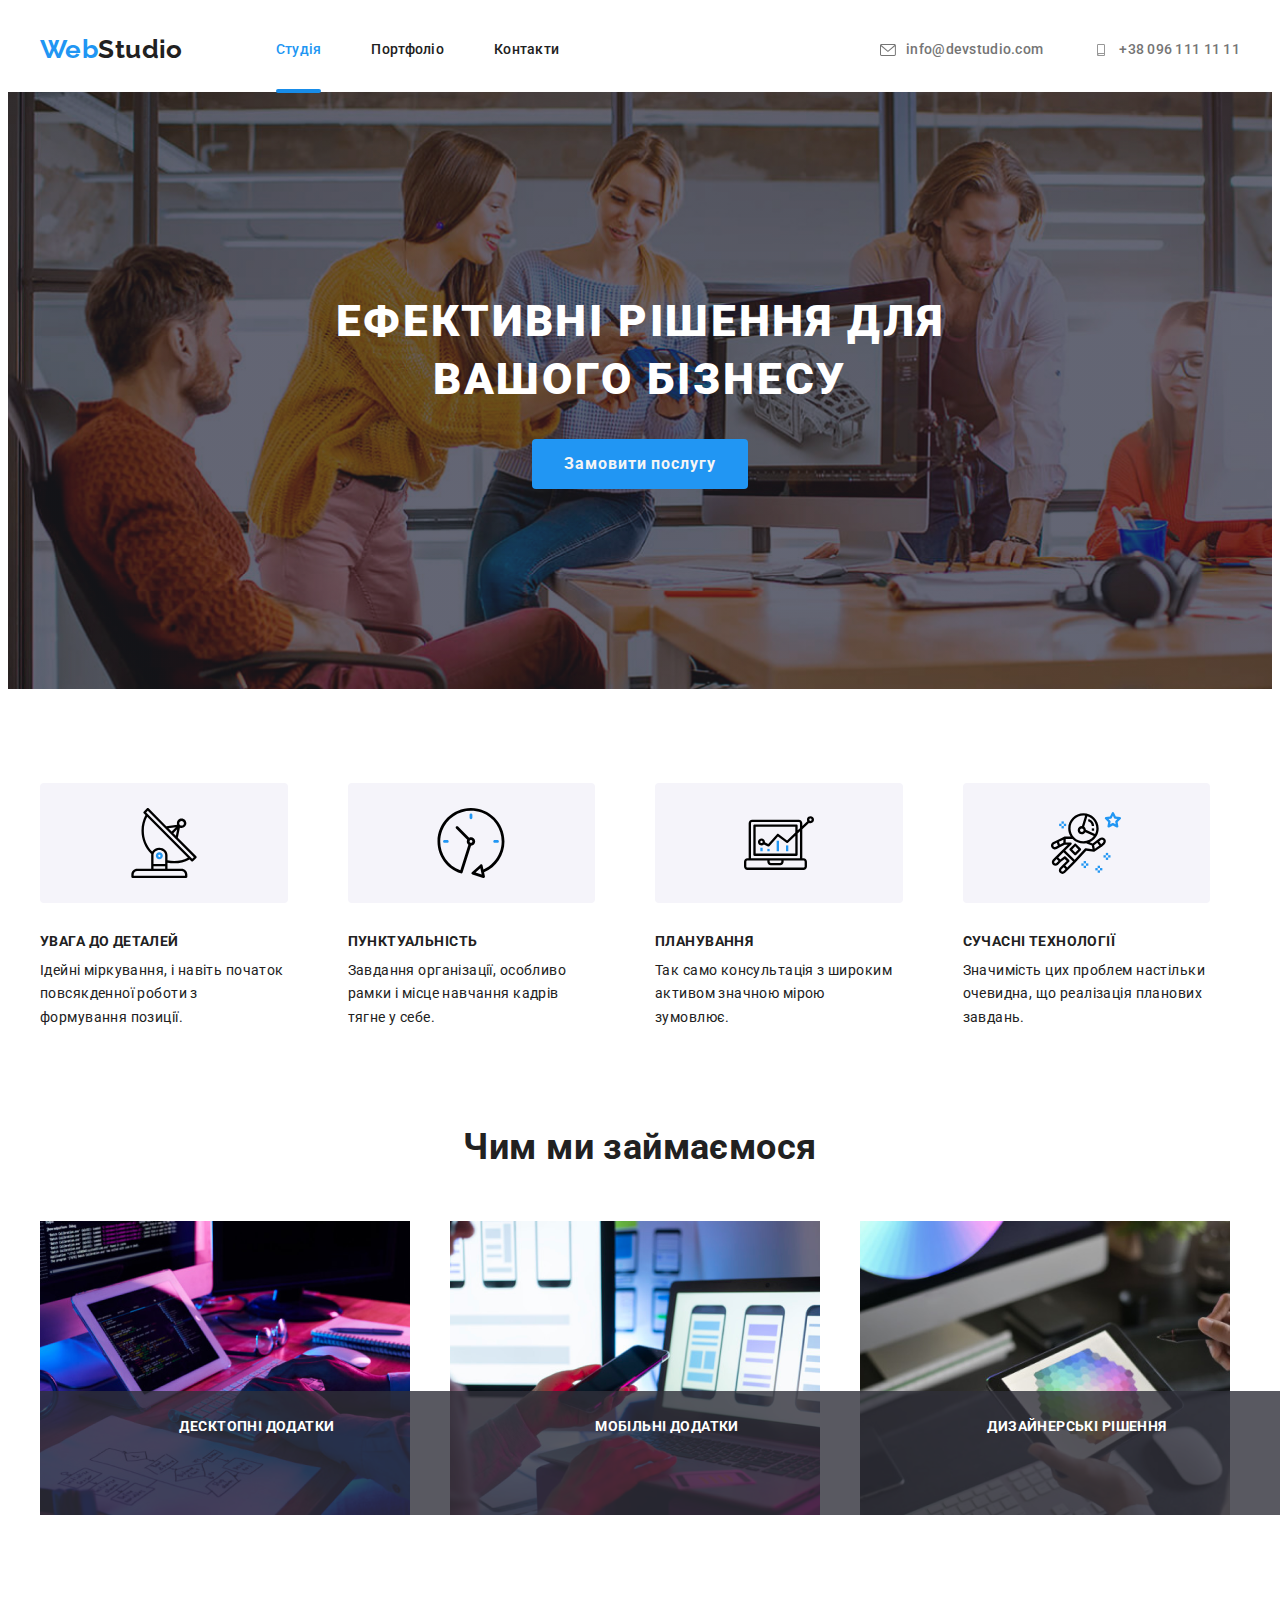
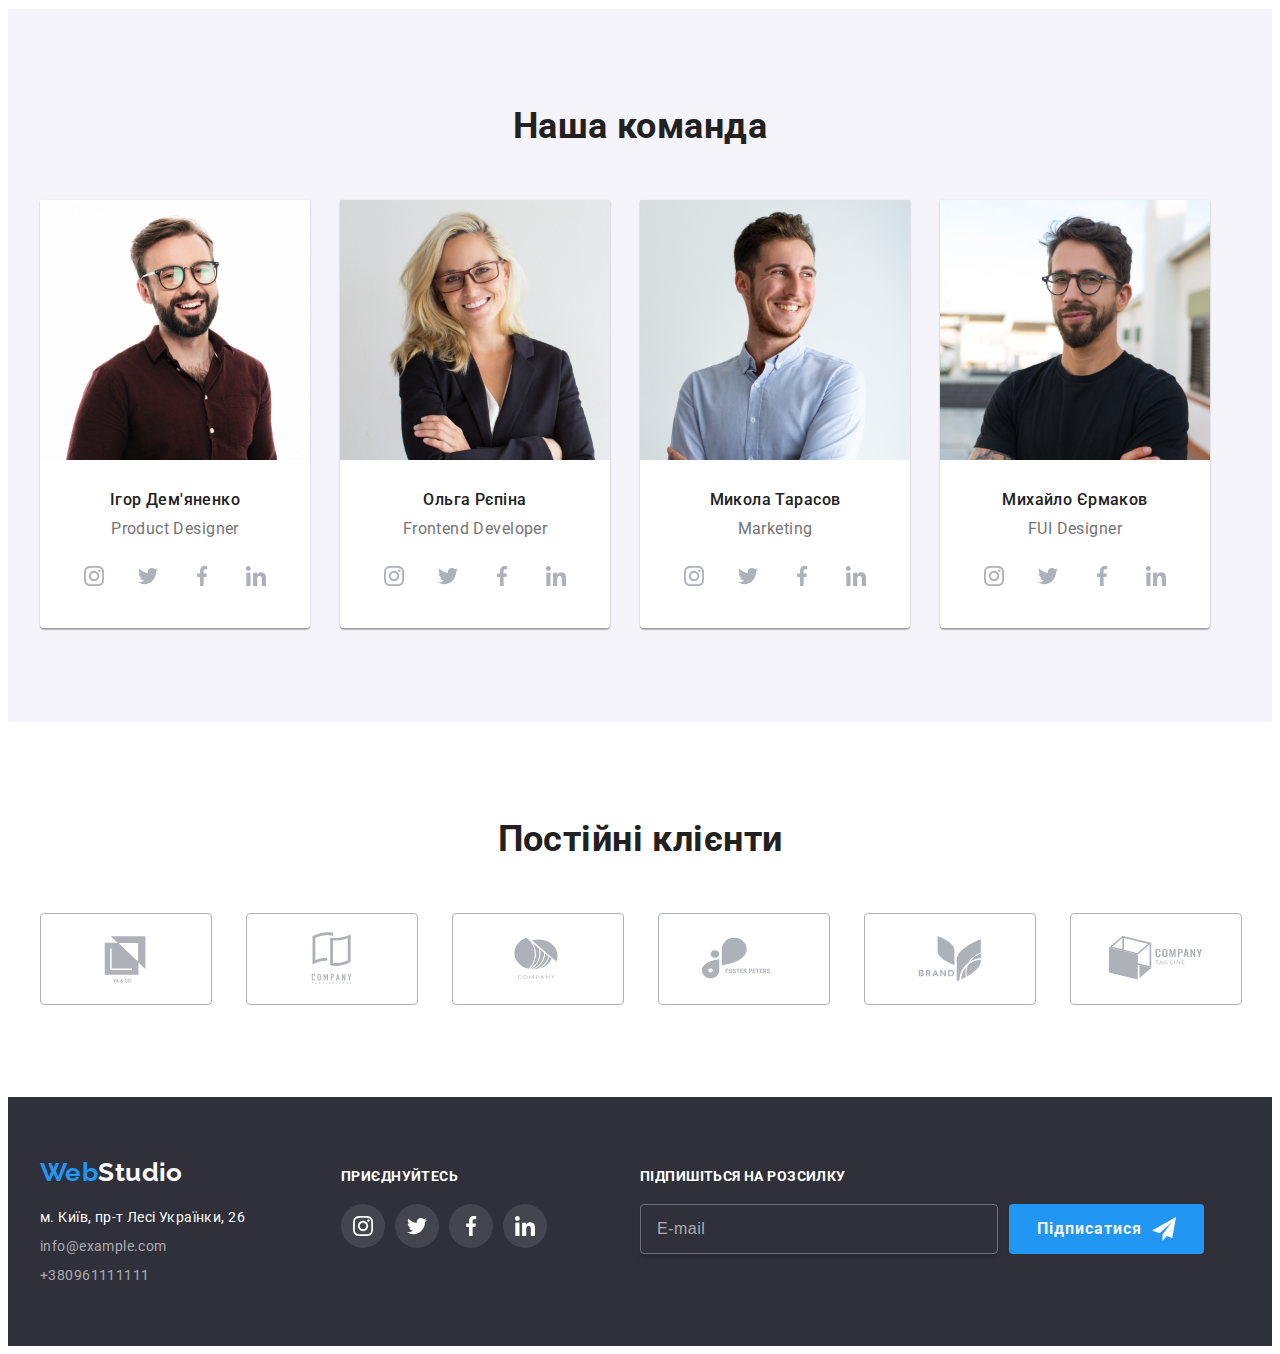
<file: index.html>
<!DOCTYPE html>
<html lang="ukr">
<head>
    <meta charset="UTF-8">
    <meta http-equiv="X-UA-Compatible" content="IE=edge">
    <meta name="viewport" content="width=device-width, initial-scale=1.0">
    <title>Document</title>
    <link rel="preconnect" href="https://fonts.googleapis.com">
    <link rel="preconnect" href="https://fonts.gstatic.com" crossorigin>
    <link href="https://fonts.googleapis.com/css2?family=Raleway:wght@700&family=Roboto:wght@400;500;700;900&display=swap" rel="stylesheet">
    <link rel="stylesheet" href="https://cdnjs.cloudflare.com/ajax/libs/modern-normalize/1.1.0/modern-normalize.min.css" integrity="sha512-wpPYUAdjBVSE4KJnH1VR1HeZfpl1ub8YT/NKx4PuQ5NmX2tKuGu6U/JRp5y+Y8XG2tV+wKQpNHVUX03MfMFn9Q==" crossorigin="anonymous" referrerpolicy="no-referrer">
    <link rel="stylesheet" href="./css/styles.css">
</head>
<body>
<!--шапка-->
<header class="page-header">
    <div class="container header-container">
        <nav class="page-nav">
            <a  href="/index.html" class="logo link">
                Web<span  class="logo-accent">Studio</span>
            </a>
            <ul class="nav-list-link list">
                <li class="nav-list-item"> <a href="/" class="current link ">Студія</a></li>
                <li class="nav-list-item"> <a href="./portfolio.html" class="link">Портфоліо</a></li>
                <li class="nav-list-item"> <a href="/" class=" link ">Контакти</a></li>
            </ul>
        </nav>
        <ul class="list list-ul icon-mail">
            <li class="contacts-mail-class"><a class="contacts-phone-mail link"   href="info@devstudio.com">
                <svg class="list-mail-icon" width="16" height="12">
                    <use href="./images/sprite.svg#icon-envelope"></use>
                </svg>info@devstudio.com</a>
                
            </li>
            <li class="contacts-mail-class"><a class="contacts-phone-mail link"   href="+380961111111">
                <svg class="list-mail-icon" width="16" height="12">
                    <use href="./images/sprite.svg#icon-smartphone"></use>
                </svg>+38 096 111 11 11</a>
            </li>
        </ul>
</header>
    </div>
    <section class="title-baner">
            <h1 class="main-title">Ефективні рішення для вашого бізнесу</h1>
    <button type="button" class="modal-btn"  data-modal-open>Замовити послугу</button>  
</div>
    </section>
<!--Список-->
<section class="work-title-text"> 
    <div class="container">
        <h2 class="visually-hidden">Робочі процеси</h2>
        <ul class=" text-work list">
          <li class="text-work-work">
            <div class="container-work">
                <svg class="work-icon" width="70" height="70">
                    <use href="./images/sprite.svg#icon-antenna"></use>
                </svg>
            </div>
              <h3 class="text-title">УВАГА ДО ДЕТАЛЕЙ</h3>
              <p class="text-title-one">Ідейні міркування, і навіть початок повсякденної роботи з формування позиції.</p>
          </li>
          <li class="text-work-work">
            <div class="container-work">
                <svg class="work-icon" width="70" height="70">
                    <use href="./images/sprite.svg#icon-clock"></use>
                </svg>
            </div>
              <h3 class="text-title">ПУНКТУАЛЬНІСТЬ</h3> 
              <p class="text-title-one">Завдання організації, особливо рамки і місце навчання кадрів тягне у себе.</p>
          </li>
          <li class="text-work-work">
            <div class="container-work">
                <svg class="work-icon" width="70" height="70">
                    <use href="./images/sprite.svg#icon-diagram"></use>
                </svg>
            </div>
              <h3 class="text-title">ПЛАНУВАННЯ</h3>
              <p class="text-title-one">Так само консультація з широким активом значною мірою зумовлює.</p>
          </li>
          <li class="text-work-work">
            <div class="container-work">
                <svg class="work-icon" width="70" height="70">
                    <use href="./images/sprite.svg#icon-astronaut"></use>
                </svg>
            </div>
              <h3 class="text-title">СУЧАСНІ ТЕХНОЛОГІЇ</h3>
              <p class="text-title-one">Значимість цих проблем настільки очевидна, що реалізація планових завдань.</p>
          </li>
        </ul>
    </div>
</section>
<section class="working-title">
    <!--Картинки з роботи-->
    <div class="container">
        <h2 class="working-text">Чим ми займаємося</h2>
        <ul class=" working-cart list">
          <li class="work-cart-list">
              <img src="./images/верстка1.png" alt="верстка" width="370" height="294">
              <h3 class="work-label sublabel">Десктопні додатки</h3>
          </li>
          <li class="work-cart-list">
              <img src="./images/стилізація.png" alt="стилізація" width="370" height="294">
              <h3 class="work-label sublabel">Мобільні додатки</h3>
          </li>
          <li class="work-cart-list"> 
              <img src="./images/графіка.png" alt="графіка" width="370" height="294">
              <h3 class="work-label sublabel">Дизайнерські рішення</h3> 
          </li>
        </ul>
    </div>
    </section>
<!--КОМАНДА-->
<section class="work-profession">
    <div class="container">
        <h2 class="working-text">Наша команда</h2>
        <ul class="employees list" >
            <li class="employees-cart" >
                    <img src="./images/product.png" alt="працівник 1" width="270" height="260" />
                    <div class="employees-name">
                        <h3 class="name"> Ігор Дем'яненко</h3>
                        <p class="profession"> Product Designer
                        </p>
                        <ul class="social-list list">
                            <li class="social-list-item">
                                <a class="social-list-link" href="">
                                    <svg class="social-list-icon" width="20" height="20">
                                        <use href="./images/sprite.svg#icon-instagram"></use>
                                    </svg>

                                </a>
                            </li>
                            <li class="social-list-item">
                                <a class="social-list-link" href="">
                                    <svg class="social-list-icon" width="20" height="20">
                                        <use href="./images/sprite.svg#icon-twitter"></use>
                                    </svg>

                                </a>
                            </li>
                            <li class="social-list-item">
                                <a class="social-list-link" href="">
                                    <svg class="social-list-icon" width="20" height="20">
                                        <use href="./images/sprite.svg#icon-facebook"></use>
                                    </svg>

                                </a>
                            </li>
                            <li class="social-list-item">
                                <a class="social-list-link" href="">
                                    <svg class="social-list-icon" width="20" height="20">
                                        <use href="./images/sprite.svg#icon-linkedin"></use>
                                    </svg>

                                </a>
                            </li>
                        </ul>
                    </div>
            </li>
            <li class="employees-cart">
                    <img src="./images/frontend.png" alt="працівник 2" width="270" height="260" />
                    <div class="employees-name">
                        <h3 class="name"> Ольга Рєпіна</h3>
                        <p class="profession"> Frontend Developer
                        </p>
                        <ul class="social-list list">
                            <li class="social-list-item">
                                <a class="social-list-link" href="">
                                    <svg class="social-list-icon" width="20" height="20">
                                        <use href="./images/sprite.svg#icon-instagram"></use>
                                    </svg>

                                </a>
                            </li>
                            <li class="social-list-item">
                                <a class="social-list-link" href="">
                                    <svg class="social-list-icon" width="20" height="20">
                                        <use href="./images/sprite.svg#icon-twitter"></use>
                                    </svg>

                                </a>
                            </li>
                            <li class="social-list-item">
                                <a class="social-list-link" href="">
                                    <svg class="social-list-icon" width="20" height="20">
                                        <use href="./images/sprite.svg#icon-facebook"></use>
                                    </svg>

                                </a>
                            </li>
                            <li class="social-list-item">
                                <a class="social-list-link" href="">
                                    <svg class="social-list-icon" width="20" height="20">
                                        <use href="./images/sprite.svg#icon-linkedin"></use>
                                    </svg>

                                </a>
                            </li>
                        </ul>
                    </div>
            </li>
            <li class="employees-cart">
                    <img src="./images/marketing.png" alt="працівник 3" width="270" height="260" />
                    <div class="employees-name">
                        <h3 class="name"> Микола Тарасов</h3>
                        <p class="profession"> Marketing
                        </p>
                        <ul class="social-list list">
                            <li class="social-list-item">
                                <a class="social-list-link" href="">
                                    <svg class="social-list-icon" width="20" height="20">
                                        <use href="./images/sprite.svg#icon-instagram"></use>
                                    </svg>

                                </a>
                            </li>
                            <li class="social-list-item">
                                <a class="social-list-link" href="">
                                    <svg class="social-list-icon" width="20" height="20">
                                        <use href="./images/sprite.svg#icon-twitter"></use>
                                    </svg>

                                </a>
                            </li>
                            <li class="social-list-item">
                                <a class="social-list-link" href="">
                                    <svg class="social-list-icon" width="20" height="20">
                                        <use href="./images/sprite.svg#icon-facebook"></use>
                                    </svg>

                                </a>
                            </li>
                            <li class="social-list-item">
                                <a class="social-list-link" href="">
                                    <svg class="social-list-icon" width="20" height="20">
                                        <use href="./images/sprite.svg#icon-linkedin"></use>
                                    </svg>

                                </a>
                            </li>
                        </ul>
                    </div>
            </li>
            <li class="employees-cart">
                    <img src="./images/uldesigner.png" alt="працівник 4" width="270" height="260" />
                    <div class="employees-name">
                        <h3 class="name"> Михайло Єрмаков</h3>
                        <p class="profession"> FUI Designer
                        </p>
                        <ul class="social-list list">
                            <li class="social-list-item">
                                <a class="social-list-link" href="">
                                    <svg class="social-list-icon" width="20" height="20">
                                        <use href="./images/sprite.svg#icon-instagram"></use>
                                    </svg>

                                </a>
                            </li>
                            <li class="social-list-item">
                                <a class="social-list-link" href="">
                                    <svg class="social-list-icon" width="20" height="20">
                                        <use href="./images/sprite.svg#icon-twitter"></use>
                                    </svg>

                                </a>
                            </li>
                            <li class="social-list-item">
                                <a class="social-list-link" href="">
                                    <svg class="social-list-icon" width="20" height="20">
                                        <use href="./images/sprite.svg#icon-facebook"></use>
                                    </svg>

                                </a>
                            </li>
                            <li class="social-list-item">
                                <a class="social-list-link" href="">
                                    <svg class="social-list-icon" width="20" height="20">
                                        <use href="./images/sprite.svg#icon-linkedin"></use>
                                    </svg>

                                </a>
                            </li>
                        </ul>
                    </div>
            </li>
        </ul>
    </div> 
</section>
<section class="title-client">
<div class="container">
    <h2 class="working-text">Постійні клієнти</h2>
    <div class="container-client">
        <ul class="main-client list">
            <li class="main-icon-client">
                <a class="main-icon" href="">
                    <svg class="icon-client" width="106" height="60">
                        <use href="./images/sprite.svg#icon-Logo"></use>
                    </svg>
                </a>
            </li>
            <li class="main-icon-client">
                <a class="main-icon" href="">
                    <svg class="icon-client" width="106" height="60">
                        <use href="./images/sprite.svg#icon-Logo-1"></use>
                    </svg>
                </a>
            </li>
            <li class="main-icon-client">
                <a class="main-icon" href="">
                    <svg class="icon-client" width="106" height="60">
                        <use href="./images/sprite.svg#icon-Logo-2"></use>
                    </svg>
                </a>
            </li>
            <li class="main-icon-client">
                <a class="main-icon" href="">
                    <svg class="icon-client" width="106" height="60">
                        <use href="./images/sprite.svg#icon-Logo-3"></use>
                    </svg>
                </a>
            </li>
            <li class="main-icon-client"> 
                <a class="main-icon" href="">
                    <svg class="icon-client" width="106" height="60">
                        <use href="./images/sprite.svg#icon-Logo-4"></use>
                    </svg>
                </a>
            </li>
            <li class="main-icon-client">
                <a class="main-icon" href="">
                    <svg class="icon-client" width="106" height="60">
                        <use href="./images/sprite.svg#icon-Logo-5"></use>
                    </svg>
                </a>
            </li>
        </ul>
    </div>
</div>
</section>
<!--футер-->
<footer class="footer-background">
    <div class="container">
        <div class="footer-decor">
            <a href="/index.html" class="logo link ">
                Web<span class="logo-accent footer-logo">Studio</span>
            </a>
             <address class="address-footer-link">
                <ul class="list">
                    <li class="end logo-address"><a class="link color-text-soc contacts-footer contacts-adress" href="https://bit.ly/3pXMvUd" target="_blank" rel="noopener noreferrer">м. Київ, пр-т Лесі Українки, 26</a> </li>
                    <li class="end"><a class="link color-text-soc contacts-footer" href="mailto:info@devstudio.com">info@example.com</a> </li>
                    <li class="end"><a class="color-text-soc contacts-footer link"   href="+380961111111">+380961111111</a></li>
                  </ul>
             </address>
        </div>
            <div class="social"> 
              <p class="text-clip">приєднуйтесь</p>
                <ul class="social-list-clip list">
                  <li class="social-clip">
                      <a class="clip-list" href="">
                          <svg class="icon-client icon-color" width="20" height="20">
                            <use href="./images/sprite.svg#icon-instagram"></use>
                         </svg>
                       </a>
                   </li>
                   <li class="social-clip">
                    <a class="clip-list " href="">
                        <svg class="icon-client icon-color" width="20" height="20">
                          <use href="./images/sprite.svg#icon-twitter"></use>
                       </svg>
                     </a>
                 </li>
                 <li class="social-clip">
                    <a class="clip-list" href="">
                        <svg class="icon-client icon-color" width="20" height="20">
                          <use href="./images/sprite.svg#icon-facebook"></use>
                       </svg>
                     </a>
                 </li>
                 <li class="social-clip">
                    <a class="clip-list clip-link" href="">
                        <svg class="icon-client icon-color" width="20" height="20">
                          <use href="./images/sprite.svg#icon-linkedin"></use>
                       </svg>
                     </a>
                 </li>
                </ul>
            </div>    
            <form class="form-footer">
                <p class="subscription text">Підпишіться на розсилку</p>
                <div class="form-subscription">
                    <input type="email" class="sing-email" name="email" placeholder="E-mail" required>
                </div>
                <button class="modal-btn sign-btn" type="submit">
                    Підписатися
                    <svg class="icon-sub" width="24" height="24">
                      <use href="./images/sprite.svg#icon-icon-send"></use>
                    </svg>
                </button>
            </form>       
    </div>    
</footer>
<div class="backdrop is-hidden" data-modal>
    <div class="modal">
      <button  type="button" class="modal-close-btn" data-modal-close>
        <svg class="mobal-close-icon" width="18" height="18">
            <use href="./images/sprite.svg#icon-close"></use>
        </svg>
      </button>
      <form class="contact-form">
        <p class="text-backdrop text ">Залиште свої дані, ми вам передзвонимо</p>
        <label class="text-form" for="">
            <span class="text-user">Ім'я</span> 
            <span class="contact-form-input-wrapper">
                <input name="user_name" class="contact-form-input" type="text" required>
                <svg class="icon-svg-form" width="18" height="18">
                    <use href="./images/sprite.svg#icon-person-black"></use>
                </svg>
            </span>
        </label>
        <label class="text-form" for="">
            <span class="text-user">Телефон</span> 
            <span class="contact-form-input-wrapper">
                <input name="user_phone" class="contact-form-input" type="tel" required>
                <svg class="icon-svg-form" width="18" height="18">
                    <use href="./images/sprite.svg#icon-phone-black"></use>
                </svg>
            </span>           
        </label>
        <label class="text-form" for="">
            <span class="text-user">Пошта</span> 
            <span class="contact-form-input-wrapper">
                <input name="user_mail" class="contact-form-input" type="mail" required>
                <svg class="icon-svg-form" width="18" height="18">
                    <use href="./images/sprite.svg#icon-email-black"></use>
                </svg>
            </span>
        </label>
        <label for="" class="contact-form-field">
            <span class="text-user">Коментар</span> 
            <textarea name="user_message" class="contact-form-input contact-form-message" placeholder="Введіть текст"></textarea>
        </label>
        <div class="checkbox-wrapper">
            <input name="accept-policy" type="checkbox" class="text-checkbox visually-hidden" id="policy-checkbox" required>
            <label for="policy-checkbox" class="text-checkbox-label">
                Погоджуюся з розсилкою та приймаю&nbsp;<a class="cont-policy" href="">Умови договору</a> 
            </label>
        </div>
        <button type="submit" class="modal-btn contact-form-btn">Відправити</button>
      </form>
    </div>
</div>
<script src="./js/modal.js"></script>
</body>
</html>
</file>
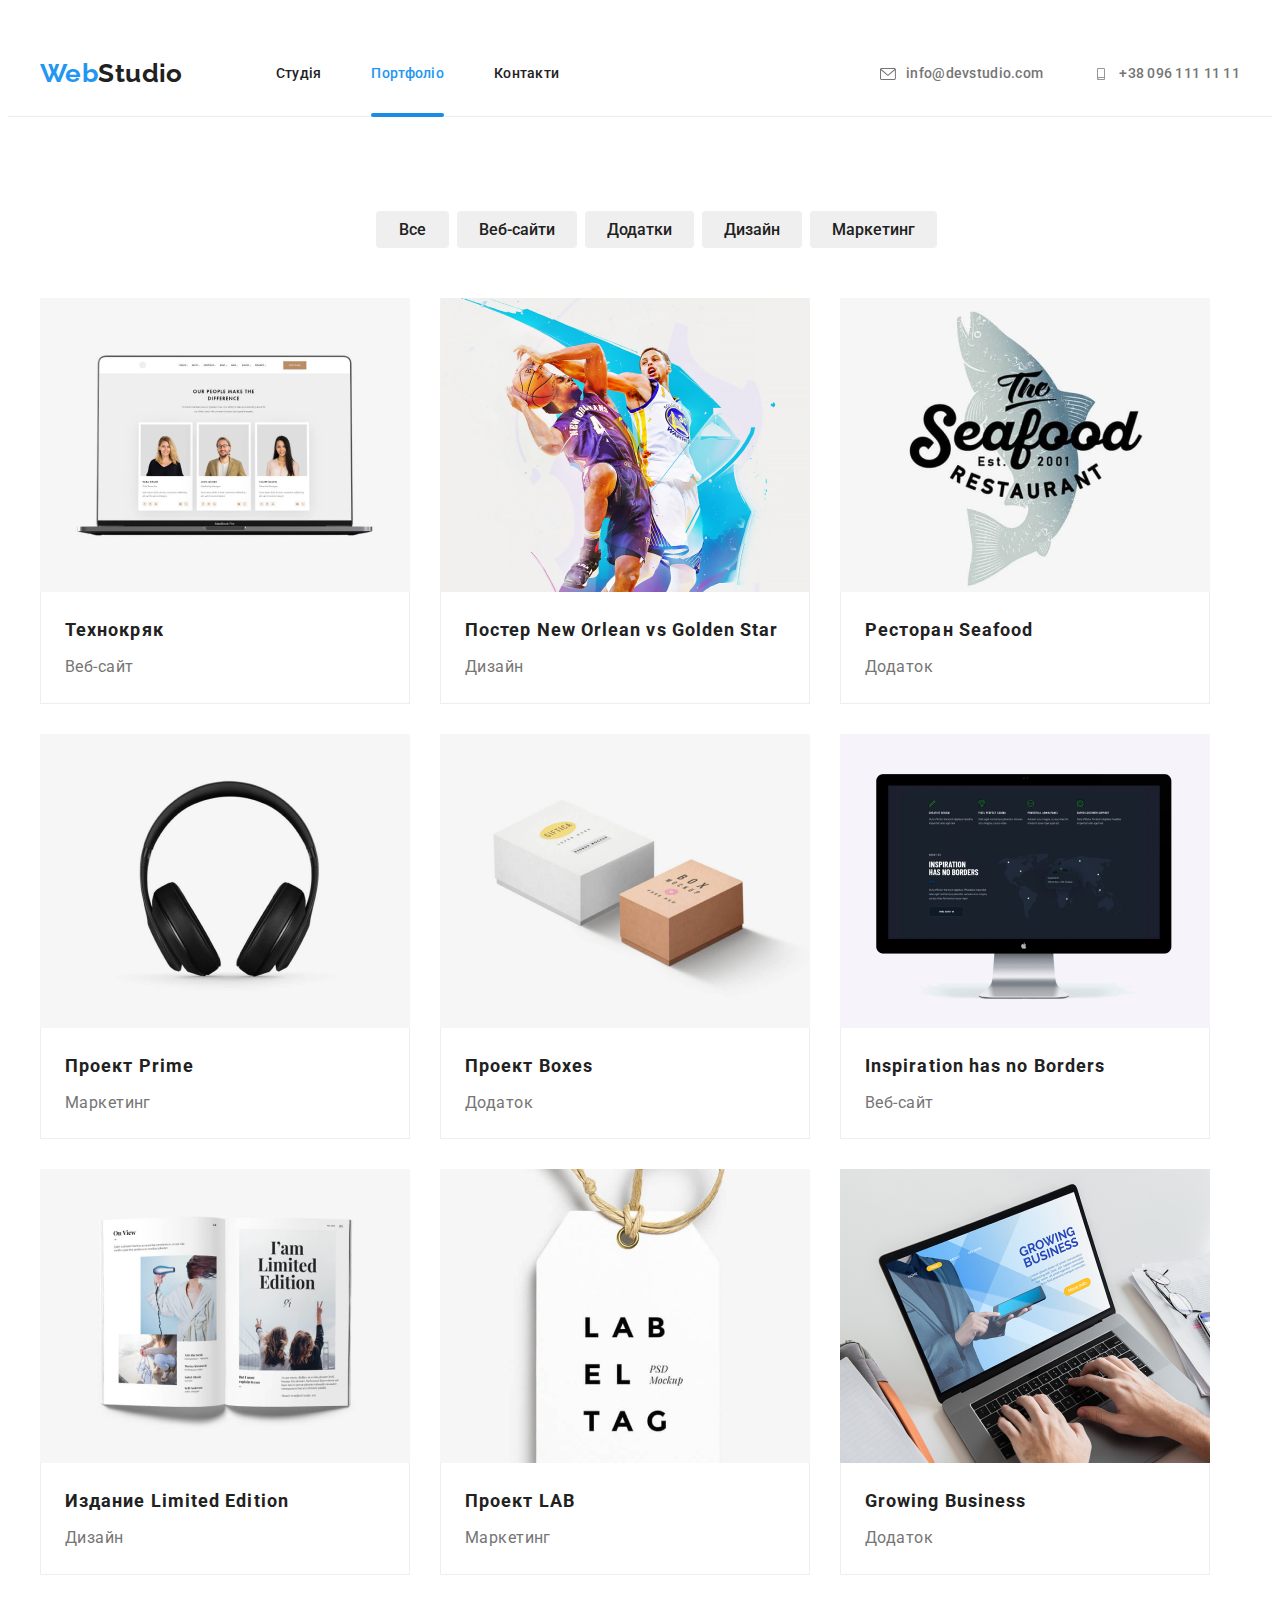
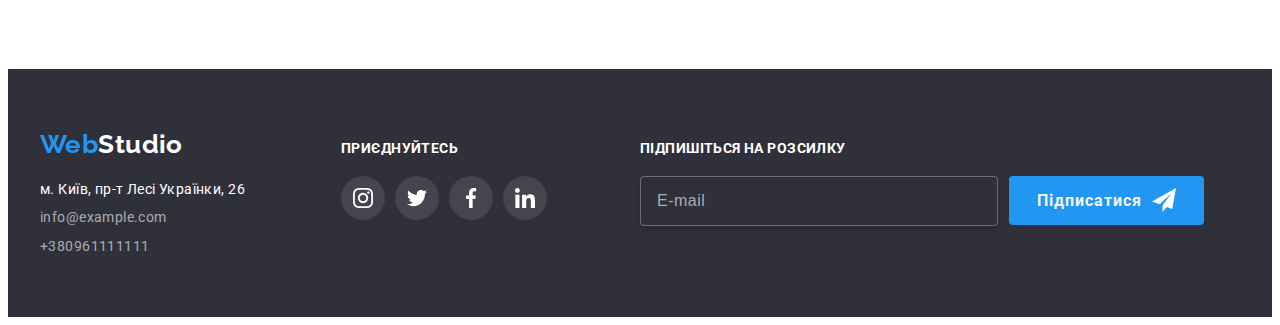
<file: portfolio.html>
<!DOCTYPE html>
<html lang="ukr">
<head>
    <meta charset="UTF-8">
    <meta http-equiv="X-UA-Compatible" content="IE=edge">
    <meta name="viewport" content="width=device-width, initial-scale=1.0">
    <title>Document</title>
    <link rel="preconnect" href="https://fonts.googleapis.com">
    <link rel="preconnect" href="https://fonts.gstatic.com" crossorigin>
    <link href="https://fonts.googleapis.com/css2?family=Raleway:wght@700&family=Roboto:wght@400;500;700;900&display=swap" rel="stylesheet">
    <link rel="stylesheet" href="https://cdnjs.cloudflare.com/ajax/libs/modern-normalize/1.1.0/modern-normalize.min.css" integrity="sha512-wpPYUAdjBVSE4KJnH1VR1HeZfpl1ub8YT/NKx4PuQ5NmX2tKuGu6U/JRp5y+Y8XG2tV+wKQpNHVUX03MfMFn9Q==" crossorigin="anonymous" referrerpolicy="no-referrer">
    <link rel="stylesheet" href="./css/styles.css">
</head>
<body>
<!--шапка-->
<header class="header-photo">
    <div class="container header-container">
        <nav class="page-nav">
            <a  href="/index.html" class="logo link">
                Web<span  class="logo-accent">Studio</span>
            </a>
            <ul class="nav-list-link list">
                <li class="nav-list-item"> <a href="./index.html" class=" link">Студія</a></li>
                <li class="nav-list-item"> <a href="/" class=" link current">Портфоліо</a></li>
                <li class="nav-list-item"> <a href="/" class=" link">Контакти</a></li>
            </ul>
        </nav>
        <ul class="list list-ul icon-mail">
            <li class="contacts-mail-class"><a class="contacts-phone-mail link"   href="info@devstudio.com">
                <svg class="list-mail-icon" width="16" height="12">
                    <use href="./images/sprite.svg#icon-envelope"></use>
                </svg>info@devstudio.com</a>
                
            </li>
            <li class="contacts-mail-class"><a class="contacts-phone-mail link"   href="+380961111111">
                <svg class="list-mail-icon" width="16" height="12">
                    <use href="./images/sprite.svg#icon-smartphone"></use>
                </svg>+38 096 111 11 11</a>
            </li>
        </ul>
    </div>  
</header>
 <main>
    <section class="photo-market">
        <div class="container">
            <h1 class="visually-hidden">Портфоліо</h1>
            <ul class="modal-button">
                <li class="list"><button class="modal-btn-primary " type="button">Все</button></li>
                <li class="list"><button class="modal-btn-primary" type="button">Веб-сайти</button></li>
                <li class="list"><button class="modal-btn-primary" type="button">Додатки</button></li>
                <li class="list"><button class="modal-btn-primary" type="button">Дизайн</button></li>
                <li class="list"><button class="modal-btn-primary" type="button">Маркетинг</button></li>
            </ul>
        </div>
        <div class="container">
            <ul class="list link portfolio-main">
                <li class="padding-img">
                    <a class="poster link" href="">
                        <div class="thumb">
                            <img src="./images/img.png" alt="Технокряк" width="370" height="294">
                            <div class="portfolio-overlay">
                                <p class="description"> Ресурс пропонує комплексні пропозиції з різним рівнем функціоналу та сервісів.
                                     Все це дозволить відвідувачу отримати вичерпні відомості про компанію чи приватну особу.
                                 </p>
                            </div>
                        </div>
                        <div class="photo-text">
                            <h2 class="name-photo">Технокряк</h2>
                            <p class="text-photo">Веб-сайт</p>
                        </div>
                    </a>
                </li>
                <li class="padding-img">
                    <a class="poster link" href="">
                        <div class="thumb">
                            <img src="./images/img1.png" alt="New Orlean vs Golden Star" width="370" height="294">
                            <div class="portfolio-overlay">
                                <p class="description"> Ресурс пропонує комплексні пропозиції з різним рівнем функціоналу та сервісів.
                                     Все це дозволить відвідувачу отримати вичерпні відомості про компанію чи приватну особу.
                                 </p>
                            </div>
                        </div>                        
                        <div class="photo-text">
                            <h2 class="name-photo">Постер New Orlean vs Golden Star</h2>
                            <p class="text-photo">Дизайн</p>
                        </div>
                    </a>
                </li>
                <li class="padding-img">
                    <a class="poster link" href="">
                        <div class="thumb">
                            <img src="./images/img2.png" alt="Ресторан Seafood" width="370" height="294">
                            <div class="portfolio-overlay">
                                <p class="description"> Ресурс пропонує комплексні пропозиції з різним рівнем функціоналу та сервісів.
                                     Все це дозволить відвідувачу отримати вичерпні відомості про компанію чи приватну особу.
                                 </p>
                            </div>
                        </div>           
                        <div class="photo-text">
                            <h2 class="name-photo">Ресторан Seafood</h2>
                            <p class="text-photo">Додаток</p>
                        </div>
                    </a>                    
                </li>
                <li class="padding-img">
                    <a class="poster link" href="">
                        <div class="thumb">
                            <img src="./images/img3.png" alt="Проект Prime" width="370" height="294">
                            <div class="portfolio-overlay">
                                <p class="description"> Ресурс пропонує комплексні пропозиції з різним рівнем функціоналу та сервісів.
                                     Все це дозволить відвідувачу отримати вичерпні відомості про компанію чи приватну особу.
                                 </p>
                            </div>
                        </div>           
                        <div class="photo-text">
                            <h2 class="name-photo">Проект Prime</h2>
                            <p class="text-photo">Маркетинг</p>
                        </div>     
                    </a>                            
                </li>
                <li class="padding-img">
                    <a class="poster link" href="">
                        <div class="thumb">
                            <img src="./images/img4.png" alt="Проект Boxes" width="370" height="294">
                            <div class="portfolio-overlay">
                                <p class="description"> Ресурс пропонує комплексні пропозиції з різним рівнем функціоналу та сервісів.
                                     Все це дозволить відвідувачу отримати вичерпні відомості про компанію чи приватну особу.
                                 </p>
                            </div>
                        </div>                                   
                        <div class="photo-text">
                            <h2 class="name-photo">Проект Boxes</h2>
                            <p class="text-photo">Додаток</p>
                        </div>   
                    </a>                                 
                </li>
                <li class="padding-img">
                    <a class="poster link" href="">
                        <div class="thumb">
                            <img src="./images/img5.png" alt="Inspiration has no Borders" width="370" height="294">
                            <div class="portfolio-overlay">
                                <p class="description"> Ресурс пропонує комплексні пропозиції з різним рівнем функціоналу та сервісів.
                                     Все це дозволить відвідувачу отримати вичерпні відомості про компанію чи приватну особу.
                                 </p>
                            </div>
                        </div>                                   
                        <div class="photo-text">
                            <h2 class="name-photo">Inspiration has no Borders</h2>
                            <p class="text-photo">Веб-сайт</p>
                        </div> 
                    </a>                    
                </li>
                <li class="padding-img">
                    <a class="poster link" href="">
                        <div class="thumb">
                            <img src="./images/img6.png" alt="Limited Edition" width="370" height="294">
                            <div class="portfolio-overlay">
                                <p class="description"> Ресурс пропонує комплексні пропозиції з різним рівнем функціоналу та сервісів.
                                     Все це дозволить відвідувачу отримати вичерпні відомості про компанію чи приватну особу.
                                 </p>
                            </div>
                        </div>                                   
                        <div class="photo-text">
                            <h2 class="name-photo">Издание Limited Edition</h2>
                            <p class="text-photo">Дизайн</p>
                        </div>    
                    </a>                               
                </li>
                <li class="padding-img">
                    <a class="poster link" href="">
                        <div class="thumb">
                            <img src="./images/img7.png" alt="Проект LAB" width="370" height="294">
                            <div class="portfolio-overlay">
                                <p class="description"> Ресурс пропонує комплексні пропозиції з різним рівнем функціоналу та сервісів.
                                     Все це дозволить відвідувачу отримати вичерпні відомості про компанію чи приватну особу.
                                 </p>
                            </div>
                        </div>                                   
                        <div class="photo-text">
                            <h2 class="name-photo">Проект LAB</h2>
                            <p class="text-photo">Маркетинг</p>
                        </div>
                    </a>                    
                </li>
                <li class="padding-img">
                    <a class="poster link" href="">
                        <div class="thumb">
                            <img src="./images/img8.png" alt="ТGrowing Business" width="370" height="294">
                            <div class="portfolio-overlay">
                                <p class="description"> Ресурс пропонує комплексні пропозиції з різним рівнем функціоналу та сервісів.
                                     Все це дозволить відвідувачу отримати вичерпні відомості про компанію чи приватну особу.
                                 </p>
                            </div>
                        </div>                                   
                        <div class="photo-text">
                            <h2 class="name-photo">Growing Business</h2>
                            <p class="text-photo">Додаток</p>
                        </div>    
                    </a>                                
                </li>
            </ul>
        </div>
    </section>
 </main>
        
<!--футер-->
<footer class="footer-background">
    <div class="container">
        <div class="footer-decor">
            <a href="/index.html" class="logo link ">
                Web<span class="logo-accent footer-logo">Studio</span>
            </a>
             <address class="address-footer-link">
                <ul class="list">
                    <li class="end logo-address"><a class="link color-text-soc contacts-footer contacts-adress" href="https://bit.ly/3pXMvUd" target="_blank" rel="noopener noreferrer">м. Київ, пр-т Лесі Українки, 26</a> </li>
                    <li class="end"><a class="link color-text-soc contacts-footer" href="mailto:info@devstudio.com">info@example.com</a> </li>
                    <li class="end"><a class="color-text-soc contacts-footer link"   href="+380961111111">+380961111111</a></li>
                  </ul>
             </address>
        </div>
            <div class="social"> 
              <p class="text-clip">приєднуйтесь</p>
                <ul class="social-list-clip list">
                  <li class="social-clip">
                      <a class="clip-list" href="">
                          <svg class="icon-client icon-color" width="20" height="20">
                            <use href="./images/sprite.svg#icon-instagram"></use>
                         </svg>
                       </a>
                   </li>
                   <li class="social-clip">
                    <a class="clip-list " href="">
                        <svg class="icon-client icon-color" width="20" height="20">
                          <use href="./images/sprite.svg#icon-twitter"></use>
                       </svg>
                     </a>
                 </li>
                 <li class="social-clip">
                    <a class="clip-list" href="">
                        <svg class="icon-client icon-color" width="20" height="20">
                          <use href="./images/sprite.svg#icon-facebook"></use>
                       </svg>
                     </a>
                 </li>
                 <li class="social-clip">
                    <a class="clip-list clip-link" href="">
                        <svg class="icon-client icon-color" width="20" height="20">
                          <use href="./images/sprite.svg#icon-linkedin"></use>
                       </svg>
                     </a>
                 </li>
                </ul>
            </div>
            <form class="form-footer">
                <p class="subscription text">Підпишіться на розсилку</p>
                <div class="form-subscription">
                    <input type="email" class="sing-email" name="email" placeholder="E-mail" required>
                </div>
                <button class="modal-btn sign-btn" type="submit">
                    Підписатися
                    <svg class="icon-sub" width="24" height="24">
                      <use href="./images/sprite.svg#icon-icon-send"></use>
                    </svg>
                </button>
            </form>       
    </div>
</footer>
</body>
</html>
</file>
<file: css/styles.css>
:root {
--primary-font-family: Roboto, sans-serif;
--secondary-font-family: Raleway, sans-serif;
--primary-text-color-theme-dakr: #212121;
--primary-text-color-theme-light:#757575; 
--secondary-text-color-theme-whaite:#FFFFFF;
--secondary-text-color-thtme-whaite-light:#F5F5F5;
--secondary-text-color-theme-light:#2196F3;
--primary-text-color-theme-dark-light:#2F303A;
--secondary-text-color-theme-grey:#F5F4FA; 
--accent-color:#188ce8;
--secondary-text-grey-link: #AFB1B8;

  --function-bezier: cubic-bezier(0.4, 0, 0.2, 1);
  --time-transition: 250ms;
}

body { 
font-family: var(--primary-font-family);
font-size: 14px;
letter-spacing: 0.03em;
background: var(--secondary-text-color-theme-whaite);
color: var(--primary-text-color-theme-dakr);
}
h1,h2,h3,h4,p {
    margin-bottom: 0;
    margin-top: 0;
}
ul,ol {
    margin-left: 0;
    margin-bottom: 0;
    margin-top: 0;
}
img {
    display: block;
}
.list {
    padding: 0;
    margin: 0;
    list-style: none ;
}

.link {
    text-decoration: none;
}

.text {
    margin-top: 0px;
    margin-bottom: 0px;
} 
.visually-hidden {
    position: absolute;
    width: 1px;
    height: 1px;
    margin: -1px;
    padding: 0;
    overflow: hidden;
    border: 0;
    clip: rect(0 0 0 0)  
}
.container {
/* display: flex; */
width: 1200px;
padding-right: 15px;
padding-left: 15px;
margin-left: auto;
margin-right: auto;
}
/* ======ШАПКА ПОЧАТОК======== */
/* .page-header { */
/*     
} */
.logo{
   font-family: var(--secondary-font-family);
   font-weight: 700;
   font-size: 26px;
   line-height: 1.19;
   color: var(--secondary-text-color-theme-light);
   margin-right: 93px;
}
.logo-accent{
    color: var(--primary-text-color-theme-dakr);
}


.nav-list-item:not(:last-child) {
    margin-right: 50px;
}
.nav-list-link .link{
   display: block;
   padding: 32px 0px 32px;
   font-weight: 500;
   line-height: 1.42;
   letter-spacing: 0.02em;
   color: var(--primary-text-color-theme-dakr);
   transition: color 250ms cubic-bezier(0.4, 0, 0.2, 1);

}
.nav-list-link .link:hover,
.nav-list-link .link:focus {
    color: var(--accent-color);
}

.link.current{
   color: var(--secondary-text-color-theme-light);
}

.nav-list-link > .nav-list-item {
    position: relative;
}


.current::after {
    content: '';
    position: absolute;
    bottom: -1px;
  
    display: block;
    width: 100%;
    height: 4px;
    border-radius: 2px;

    background-color: var(--accent-color);
    opacity: 0;
    transition: opacity var(--time-transition) var(--function-bezier);
}

.current::after,
.current:hover::after,
.current:focus::after {
  opacity: 1;
}

.contacts-phone-mail {
    display: flex;
    align-items: center;
    font-weight: 500;
    line-height: 1.42;
    letter-spacing: 0.02em;
    color: var(--primary-text-color-theme-light);

    transition: color 250ms cubic-bezier(0.4, 0, 0.2, 1);
}

.contacts-phone-mail:hover,
.contacts-phone-mail:focus {
    color: var(--accent-color);
}    

.header-container{
    display: flex;
    align-items: center;
}

.page-nav{
    display: flex;
    align-items: center;
}
.nav-list-link{
    display: flex;
    align-items: center;
}
.list-ul{
    display: flex;
    margin-left: auto;
}
.contacts-mail-class:not(:last-child){
   margin-right: 50px; 
}

.list-mail-icon {
    margin-right: 10px;
    fill: currentColor;
}

/* ======ШАПКА КІНЕЦЬ======== */
/* ======Банер і кнопка ======== */
.title-baner{
   background: var(--primary-text-color-theme-dark-light); 
   background-image: linear-gradient(rgba(47, 48, 58, 0.4),rgba(47, 48, 58, 0.4)), 
   url("../images/hero/Img.jpg");
   background-size: cover;
   background-repeat: no-repeat;
   padding: 200px 0;
   text-align: center;
   margin: 0 auto;
   max-width: 1600px;
}
.main-title{
    margin-top: 0px;
    font-weight: 900;
    font-size: 44px;
    line-height: 1.33;
    margin-left: auto;
    margin-right: auto;
    margin-top: 0px;
    margin-bottom: 30px;
    width: 696px;
    text-align: center;
    letter-spacing: 0.06em;
    text-transform: uppercase;
    color: var(--secondary-text-color-theme-whaite);
}
.modal-btn {
    min-width: 152px;
    padding:10px 32px ;
    border: none;
    border-radius: 4px;

    font-family: inherit;
    font-weight: 700;
    font-size: 16px;
    line-height: 1.85;
    letter-spacing: 0.06em;
    color: var(--secondary-text-color-thtme-whaite-light);
    background-color: var(--secondary-text-color-theme-light);
    cursor: pointer;
    align-items: center;
    text-align: center;

    transition: background-color 250ms cubic-bezier(0.4, 0, 0.2, 1), color 250ms cubic-bezier(0.4, 0, 0.2, 1);
}
.modal-btn:hover,
.modal-btn:focus {
    background-color: var(--accent-color);
    color: var(--secondary-text-color-theme-whaite);
}
/* ======Банер і кнопка хедер кінець======== */

/* =======section 1 */
.text-work  {
    display: flex;
    margin-left: -30px;
}
.text-work > .text-work-work {
    margin-right: 30px;
}

.container-work {
    display: flex;
    width: 100%;
    height: 120px;
    justify-content: center;
    align-items: center;
    margin-bottom: 30px;
    background: #F5F4FA;
    border-radius: 4px;
}    
.work-icon{
    width: 70px;
    height: 70px;
}
.text-work-work{
    width: 270px;
    flex-basis: calc ((100% - 120px) /4);
    margin-left: 30px;
}

.work-title-text{
    padding-top: 94px;
    padding-bottom: 94px;
    
}
.text-title{
    margin-top: 0px;
    margin-bottom: 10px;
    font-weight: 700;
    font-size: 14px;
    text-transform: uppercase;
    color: var(--primary-text-color-theme-dakr)
}
.text-title-one{

    line-height: 1.71;
    letter-spacing: 0.03em;
    
}
/* ====end */
/* ====wokking img */
.employees{
    display: flex;
    flex-wrap: wrap;
    margin-left: -30px;
    margin-top: -30px;
    /* justify-content: space-between; */
}
.employees-cart{
   flex-basis: calc ((100% - 120px) /4);
   margin-left: 30px;
   margin-top: 30px;
   background-color: var(--main-background-color);
   box-shadow: 0px 1px 3px rgba(0, 0, 0, 0.12), 0px 1px 1px rgba(0, 0, 0, 0.14),
   0px 2px 1px rgba(0, 0, 0, 0.2);
   border-radius: 0px 0px 4px 4px;
}
.working-title{
    padding-top: 0px;
    padding-bottom: 94px;
}
.working-text {
    font-weight: 700;
    font-size: 36px;
    line-height: 1.3;
    text-align: center;
    color: var(--primary-text-color-theme-dakr);
    margin-bottom: 50px;
}
.working-cart{
    display: flex;
    flex-wrap: wrap;
    margin-left: -30px;
    margin-top: -30px;
}

.work-cart-list {
    position: relative;
    flex-basis: calc((100% - 90px) /3);
    margin-left: 30px;
    margin-top: 30px;
}
.work-label{
    position: absolute;
    bottom: 0;
  
    margin: 0;
    padding: 27px;
    text-align: center;
    width: 100%;
    height: 70px;
    
    color: var(--secondary-text-color-theme-whaite);
    background: rgba(47, 48, 58, 0.8);
}

.sublabel{
    font-size: 14px;
    font-weight:700;
    text-transform: uppercase;
}

/* ====end */
/* ====наша команда====== */
.work-profession{
    padding-top: 94px;
    padding-bottom: 94px;
    background: var(--secondary-text-color-theme-grey);
}
.name {
    font-weight: 500;
    font-size: 16px;
    line-height: 1.2;
    text-align: center;
    text-align: center;
    color: var(--primary-text-color-theme-dakr);
    margin-bottom: 10px;
}
.profession{
    font-size: 16px;
    line-height: 1.2;
    text-align: center;
    color: var(--primary-text-color-theme-light);
    margin-bottom: 16px;
}
.employees-name{
    border-radius: 0px 0px 4px 4px;
    background: var(--secondary-text-color-theme-whaite);
    padding-top: 30px;
    padding-bottom: 30px;
    padding-right: 32px;
    padding-left: 32px;
}

.social-list {
    display: flex;
    justify-content: space-between;
}
.social-list-link{
    display: flex;
    align-items: center;
    justify-content: center;
    width: 44px;
    height: 44px;
    border-radius: 50%;
    transition: fill 250ms cubic-bezier(0.4, 0, 0.2, 1);
}

.social-list-link:hover,
.social-list-link:focus {
background-color:var(--secondary-text-color-theme-light);
}

.social-list-link:hover .social-list-icon,
.social-list-link:focus .social-list-icon {
fill: var(--secondary-text-color-theme-whaite);
background: var(--secondary-text-color-theme-light);
}



.social-list-icon{
    fill: var(--secondary-text-grey-link);
}

/* ====наша команда кінець====== */
/* наші клієнти початок */
.title-client{
    padding-top: 94px;
    padding-bottom: 94px;
}

.title-clien > .container {
    flex-direction: column;
}

.main-client{
    display: flex;
    justify-content: space-between;

}
.main-icon-client{
    box-sizing: border-box;
}
.icon-client{
    fill: var(--secondary-text-grey-link);
}
.main-icon{
    display: inline-flex;
    width: 100%;
    height: 100%;
    border-radius: 4px;
    justify-content: center;
    align-items: center;
    border: 1px solid var(--secondary-text-grey-link);
    transition: border-color 250ms cubic-bezier(0.4, 0, 0.2, 1), fill 250ms cubic-bezier(0.4, 0, 0.2, 1);
}

.main-icon:hover,
.main-icon:focus {
    border-color: var(--secondary-text-color-theme-light);
}

.main-icon:hover svg,
.main-icon:focus svg{
fill: var(--secondary-text-color-theme-light);
}

.main-client > .main-icon-client {
    height: 90px;
    width: 170px;
}

.main-client {
    display: flex;
    justify-content: space-between;
}



/* наші клієнти  */



/* ======футер======= */
.address-footer-link {
margin-top: 20px;
}

.footer-background {
    background: var(--primary-text-color-theme-dark-light);
    /* padding: 50px 0; */
    padding-top: 60px;
    padding-bottom: 60px;
}
.footer-logo{
    color: var(--secondary-text-color-theme-whaite);
}

.end{
    margin-bottom: 9px;
}
.end:last-child{
    margin-bottom: 0px;
}
.logo-address{
    margin-top: 20px;
}
.color-text-soc {
    color: rgba(255, 255, 255, 0.6);
}
.contacts-adress{
    color: var(--secondary-text-color-theme-whaite);
    
}

 .contacts-footer{
   font-weight: normal; 
   font-style: normal;
   line-height: 1.42;
}
.contacts-footer:hover,
.contacts-footer:focus {
color: var(--accent-color);
}
.footer-decor {
    width: 231px;
    margin-right: 70px;
  }

/* ===приєднуйся===== */
.social{
    min-width: 206px;
}
.footer-background .container {
    display: flex;
    align-items: baseline;
}
.social-list-clip{
    display: flex;
    justify-content: space-between;
    box-sizing: border-box;
}
.icon-color{
    fill: currentColor;
}

.subscription,
.social > p {
    display: flex;
    margin-bottom: 20px;
    font-weight:700;
    text-transform: uppercase;
    color: var(--secondary-text-color-theme-whaite);
}

.clip-list {
    display: inline-flex;
    width: 44px;
    height: 44px;
    border-radius: 50%;
    
    justify-content: center;
    align-items: center;
    box-sizing: border-box;

    background-color: rgba(255, 255, 255, 0.1);
    color: var(--secondary-text-color-theme-whaite);
    transition: fill var(--time-transition)  var(--function-bezier);
}

.clip-list:hover .icon-client,
.clip-list:focus .icon-client{
    fill: var(--secondary-text-color-theme-whaite);
    background: var(--secondary-text-color-theme-light);  
}

.clip-list:hover,
.clip-list:focus {
    background-color:var(--secondary-text-color-theme-light);
}

.text-clip {
    color: var(--primary-text-color-theme-light);
}
/* ===form footer==== */
.form-footer{
    min-width: 570px;
    margin-left: 93px;
}
.form-subscription{
    display: inline-flex;
    min-width: 358px;
    margin-right: 12px;
}
.sing-email{
    display: inline-block;
    width: 100%;
    margin: 0;
    padding: 14px 16px;

    font-size: 16px;
    line-height: 1.25;
    letter-spacing: 0.03em;
    align-items: center;
    color: rgba(255, 255, 255, 0.6);

    border: 1px solid rgba(255, 255, 255, 0.3);
    border-radius: 4px;
    background-color: inherit;
    box-shadow: 0px 4px 4px rgba(0, 0, 0, 0.15);
}

.sing-email::placeholder {
    font-size: 16px;
    line-height: 1.25;
    letter-spacing: 0.03em;
    color: rgba(255, 255, 255, 0.6);
}
.sign-btn{
    display: inline-flex;
    align-items: center;
    padding: 10px 28px;
    margin-left: -4px;
}
.icon-sub{
    margin-left: 10px;
}

/* ===ENG FOOTER===== */
  /* ======PORTFOLIO======= */
  .photo-market > .container {
    flex-direction: column;
  }
       
.modal-btn-primary {
    min-width: 73px;
    padding:6px 22px ;
    margin-right: 8px;
    font-family: inherit;
    font-weight: 500;
    border-radius: 4px;
 
    font-size: 16px;
    line-height: 1.6;
    color: var(--primary-text-color-theme-dakr);
    cursor: pointer;
    text-align: center;
    border: none;
    transition: background-color var(--time-transition) var(--function-bezier), color var(--time-transition) var(--function-bezier),
    box-shadow var(--time-transition) var(--function-bezier) ;
}
.modal-button{
    display: flex;
    justify-content: center;
    margin-bottom: 50px;
}
.header-photo {
    border-bottom: 1px solid #ECECEC;
    padding-top: 24px;
    padding-bottom: 0px;
}

 .modal-btn-primary:hover,
 .modal-btn-primary:focus {
   background-color: var(--accent-color);
   color: var(--secondary-text-color-theme-whaite);
   box-shadow: 0px 3px 1px rgba(0, 0, 0, 0.1), 
   0px 1px 2px rgba(0, 0, 0, 0.08), 0px 2px 2px rgba(0, 0, 0, 0.12);
}

.photo-market{
    background-color: var(--secondary-text-color-theme-whaite);
    padding-bottom: 94px;
    padding-top: 94px;
 }
.name-photo{
    margin-bottom: 4px;
    font-weight: 700;
    font-size: 18px;
    line-height: 2;
    letter-spacing: 0.06em;
    color: var(--primary-text-color-theme-dakr); 
}
.text-photo{
    font-size: 16px;
    line-height: 1.9;
    color: var(--primary-text-color-theme-light);
}

.padding-img {
  flex-basis: calc((100% - 270px) /9);
  margin-left: 30px;
  margin-top: 30px;
}

.portfolio-main {
    display: flex;
    flex-wrap:wrap;
    margin-left: -30px;
    margin-top: -30px;
}
.poster{
    display: block;
  }

.photo-text {
   padding-right: 24px;
   padding-left: 24px;
   padding-top: 20px;
   padding-bottom: 20px;
   border-left: 1px solid #EEEEEE;
   border-right: 1px solid #EEEEEE;
   border-bottom: 1px solid #EEEEEE;
}
.poster:hover,
.poster:focus {
    box-shadow: 0px 1px 1px rgba(0, 0, 0, 0.12), 0px 4px 4px rgba(0, 0, 0, 0.06),
    1px 4px 6px rgba(0, 0, 0, 0.16);
}

/* ===position overlay==== */
.thumb {
    position: relative;
    overflow: hidden;
}

.portfolio-overlay{
    position: absolute;
    bottom: 0;
    width: 100%;
    height: 100%;
    background-color: rgba(33, 150, 243, 0.9);
    box-shadow: none;
    transform: translateY(100%);
    transition: var(--time-transition) var(--function-bezier);
}
.description{
    padding: 63px 24px;
    margin: 0;
  
    font-size: 18px;
    line-height: 1.56;
    color: var(--secondary-text-color-theme-whaite);
}
.poster:hover .portfolio-overlay,
.poster:focus .portfolio-overlay {
    transform: translateY(0);
}

.poster:hover,
.poster:focus {
    box-shadow: 0px 1px 1px rgba(0, 0, 0, 0.12), 0px 4px 4px rgba(0, 0, 0, 0.06),
    1px 4px 6px rgba(0, 0, 0, 0.16);
  outline: transparent;
}
/* ===position overlay end==== */
/* ====END PORTF */

.backdrop {
    position: fixed;
    top: 0;
    left: 0;
    width: 100vw;
    height: 100vh;
    background-color: rgb(0,0,0,0.5);
    transition: opacity 250ms cubic-bezier(0.4, 0, 0.2, 1), visibility 250ms cubic-bezier(0.4, 0, 0.2, 1);
}
.backdrop.is-hidden{
    opacity: 0;
    visibility: hidden;
    pointer-events: none;
}

.modal {
    position: absolute;
    top: 50%;
    left: 50%;
    transform: translate(-50%,-50%);
    width: 528px;
    height: 581px;
    background-color: rgb(255,255,255);
    padding: 40px;
    border-radius: 4px;
    box-shadow: 0px 1px 3px rgba(0, 0, 0, 0.12), 0px 1px 1px rgba(0, 0, 0, 0.14),
    0px 2px 1px rgba(0, 0, 0, 0.2);
}
.modal-close-btn {
    position: absolute;
    top: 8px;
    right: 8px;
    display: flex;
    justify-content:center;
    align-items:center;
    width: 30px;
    height: 30px;
    border-radius: 50%;
    border: 1px solid rgba(0, 0, 0, 0.1);
    background-color: transparent;
    padding:0;
    cursor: pointer;
}
.modal-close-btn:hover,
.modal-close-btn:focus {
    color: var(--accent-color);
}
.mobal-close-icon{
    fill: currentColor;
}

.text-backdrop{
    font-weight: 700;
    margin-bottom: 12px;
    font-size: 20px;
    line-height: 1.15;
    letter-spacing: 0.03em;
    text-align: center;
    color: var(--primary-text-color-theme-dakr);
}

.text-form{
    position: relative;
    display: block;
    margin-bottom: 10px;
    cursor: pointer;
}
.text-user {
    display: inline-block;
    margin-bottom: 4px;
}
.text-user,
.contact-form-input{
    font-size: 12px;
    line-height: 1.17;
    letter-spacing: 0.01em;
    color: var(--primary-text-color-theme-light);
}
.contact-form-input{
    display: block;
    width: 100%;
    padding: 12px 12px 12px 42px;
    margin: 0;
    border: 1px solid rgba(33, 33, 33, 0.2);
    border-radius: 4px;
    cursor: pointer;
    transition: border-color var(--time-transition) var(--function-bezier) ;
}

.contact-form-input:focus {
    outline: none;
    border-color: var(--secondary-text-color-theme-light);
}
.contact-form-input:focus + .icon-svg-form{
    fill: var(--secondary-text-color-theme-light);
}
.contact-form-input-wrapper{
    position: relative;
    display: block;
    margin-top: 4px;
}
.icon-svg-form{
    position: absolute;
    top: 50%;
    left: 12px;
    transform: translateY(-50%);
    transition: fill var(--time-transition) var(--function-bezier)
}

.contact-form-field{
    display: block;
    margin-bottom: 20px;
}
.contact-form-message{
    width: 100%;
    height: 120px;
    margin-top: 4px;
    padding: 12px 12px;
    resize: none;

    border: 1px solid rgba(33, 33, 33, 0.2);
    border-radius: 4px;
    transition: border-color var(--time-transition) var(--function-bezier) ;
}

.contact-form-message:focus {
    outline: none;
    border-color: var(--secondary-text-color-theme-light);
}
.contact-form-message::placeholder{
    color: rgba(117, 117, 117, 0.5);
}
/* ==== */
.checkbox-wrapper{
    margin-bottom: 30px;
}
.cont-policy{
    display: inline-block;
    line-height: 1.71;
    text-decoration: underline;
    color: var(--accent-color);
    text-decoration-skip-ink: none;
}
.text-checkbox-label{
    display: flex;
    align-items: center;
}
.text-checkbox:checked + .text-checkbox-label::before{
    background-image:url(../images/icon\ check.svg);
    background-size: contain;
    background-origin: border-box;
    background-repeat: no-repeat;
    background-color: #188ce8;
}
.text-checkbox:focus + .text-checkbox-label::before{
    border: 2px solid var(--accent-color);
}
.text-checkbox-label::before{
    display: inline-block;
    width: 16px;
    height: 15px;
    cursor: pointer;
    content: "";
    border: 2px solid var(--primary-text-color-theme-light);
    border-radius: 2px;
    margin-left: 10px;
    margin-right: 10px;
}
.contact-form-btn{
    display: block;
    padding: 10px 55px;
    margin: 0 auto;
    transition: background-color var(--accent-color) var(--function-bezier);
}
</file>
